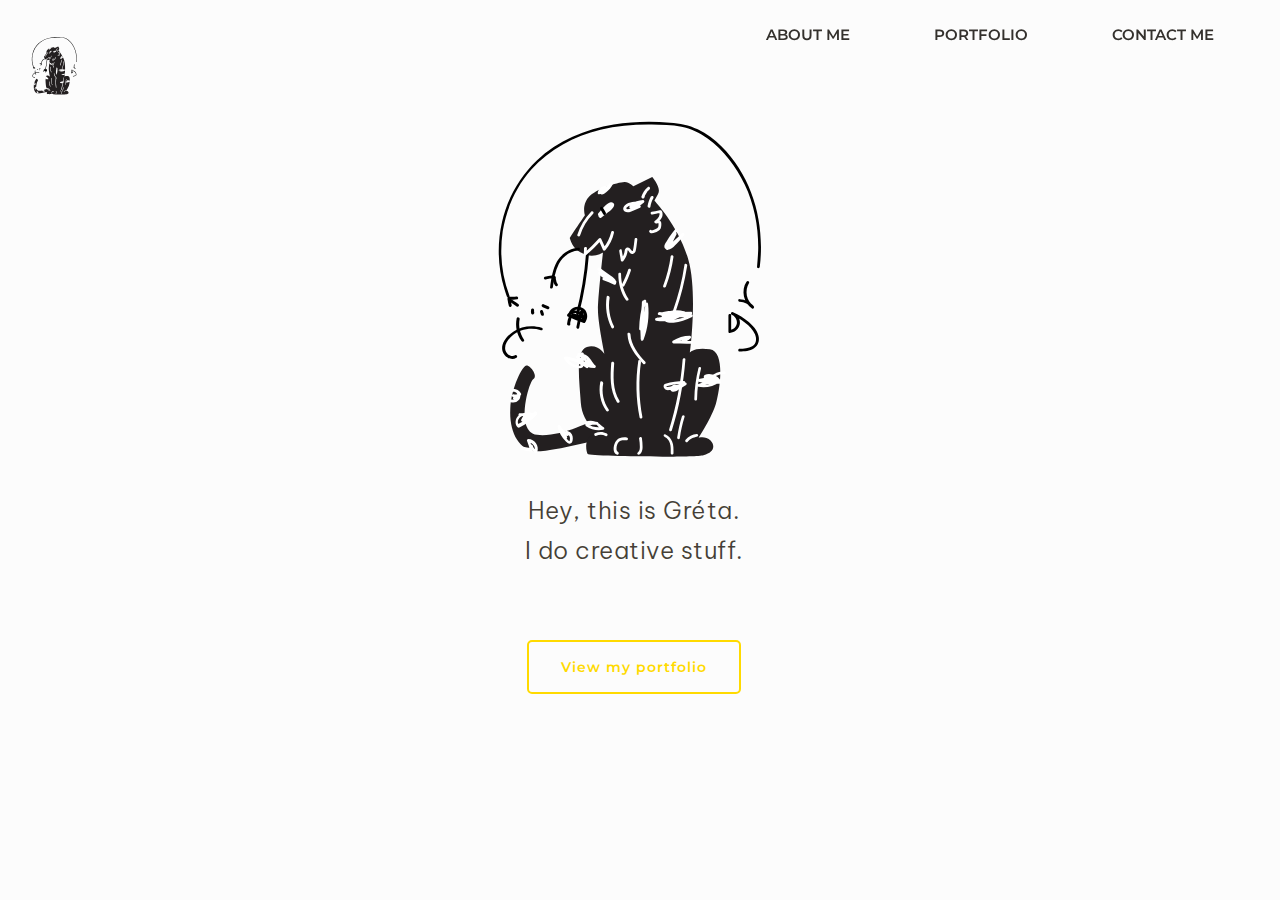
<file: index.html>
<!DOCTYPE html>
<html>
<head>
  <meta charset="utf-8" http-equiv="X-UA-Compatible" content="IE=9;IE=10;IE=11;IE=Edge,chrome=1"/>
  <meta name="viewport" content="width=device-width, initial-scale=1.0, maximum-scale=1.0, user-scalable=no">
  <!--Stylesheets -->
  <link rel="stylesheet" href="css/style.css"/>
  <link rel="stylesheet" href="css/animate.css"/>
  <!-- Fonts -->
  <link href="https://fonts.googleapis.com/css?family=Poppins" rel="stylesheet">
  <link href="https://fonts.googleapis.com/css?family=Montserrat" rel="stylesheet">
  <link href="https://fonts.googleapis.com/css?family=Be+Vietnam&display=swap" rel="stylesheet">
  <link href="https://fonts.googleapis.com/css?family=Arvo&display=swap" rel="stylesheet">
  <link href="https://fonts.googleapis.com/css2?family=Montserrat:wght@600&display=swap" rel="stylesheet">
  <!-- Favicon -->
  <link rel="icon" href="./imgs/favicon_blink.ico" type="image/x-icon" />
  <title>This is Greta.</title>
</head>
<body>
  <div class="wrapper">
    <a href="index"><img class="logo" src="imgs/tgr-logo.svg"/></a>
  </div>
  <ul id="navBarMobile">
    <div class="container" onclick="myFunction(this)">
      <div class="bar1"></div>
      <div class="bar2"></div>
      <div class="bar3"></div>
    </div>
  </ul>

  <ul id="navBar">
    <li><a class="menulink" href="about">About Me</a></li>
    <li><a class="menulink" href="works">Portfolio</a></li>
    <li><a class="menulink" href="contact">Contact Me</a></li>
  </ul>
    <div class="element animated fadeIn">
      <div class="centered">
        <img src="imgs/tgr-logo.svg" width="350" />
        <h2 class="mainpage"> Hey, this is Gréta.<br/> I do creative stuff.</h2>
        <div class="element animated fadeIn">
          <form action="./works">
            <input type="submit" class="button" value="View my portfolio"  />
          </form>
        </div>
      </div>
    </div>

  <script>
  function myFunction(x) {
    x.classList.toggle("change");
  }
  </script>
</body>
</html>
</file>
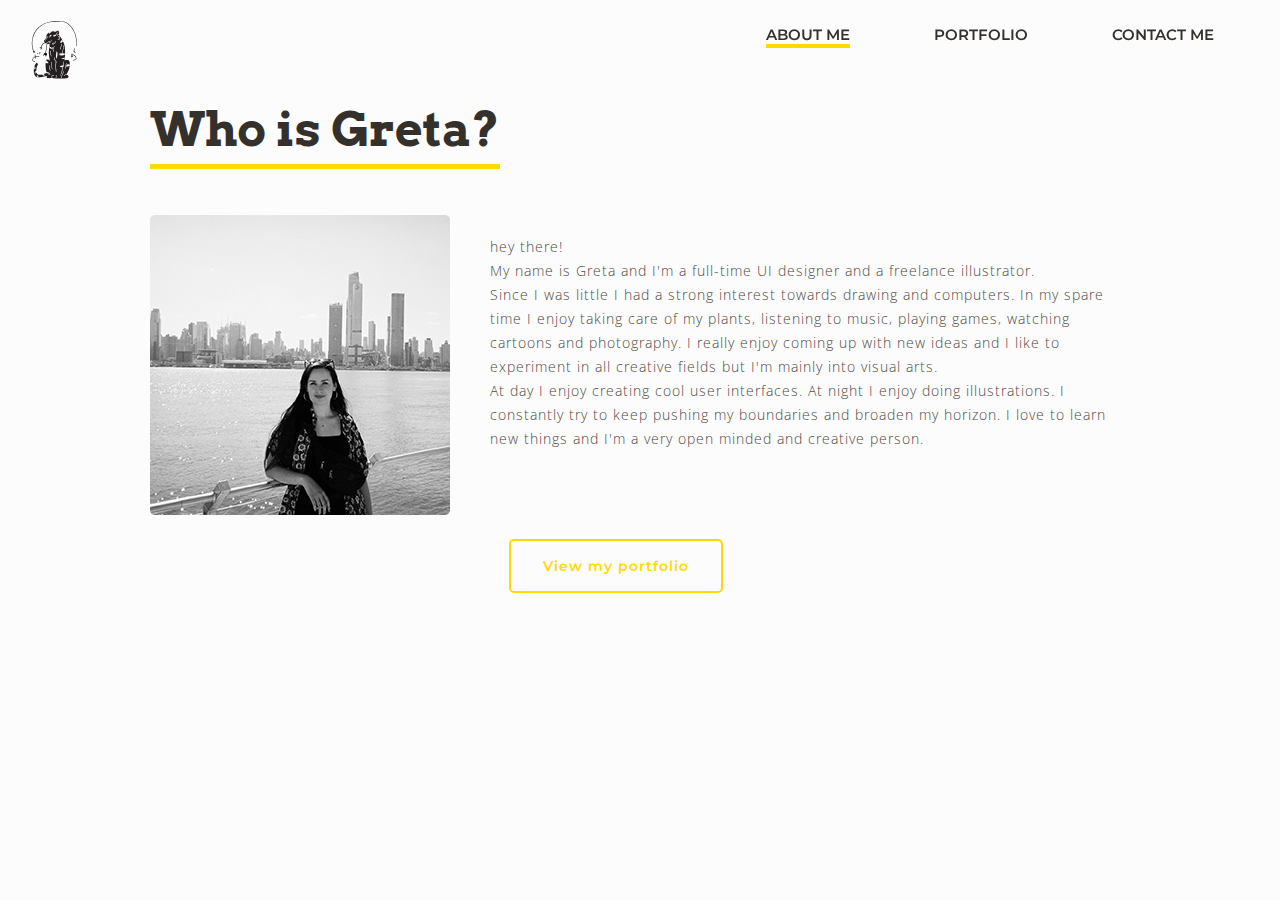
<file: about.html>
<!DOCTYPE html>
<html>
<head>
  <meta charset="utf-8">
  <meta name="viewport" content="width=device-width, initial-scale=1.0, maximum-scale=1.0, user-scalable=no">
  <!-- Stylesheets -->
  <link rel="stylesheet" href="css/style.css"/>
  <link rel="stylesheet" href="css/animate.css"/>
  <!--Fonts -->
  <link href="https://fonts.googleapis.com/css?family=Source+Sans+Pro" rel="stylesheet">
  <link href="https://fonts.googleapis.com/css?family=Montserrat" rel="stylesheet">
  <link href="https://fonts.googleapis.com/css?family=Be+Vietnam&display=swap" rel="stylesheet">
  <link href="https://fonts.googleapis.com/css?family=Arvo&display=swap" rel="stylesheet">
  <link href="https://fonts.googleapis.com/css?family=Open+Sans&display=swap" rel="stylesheet">
  <link href="https://fonts.googleapis.com/css2?family=Montserrat:wght@600&display=swap" rel="stylesheet">
  <!-- Favicon -->
  <link rel="icon" href="./imgs/favicon_blink.ico" type="image/x-icon" />
  <title>About Greta</title>
</head>
<body>
  <div class="wrapper">
    <a href="index"><img class="logo" src="imgs/tgr-logo.svg"/></a>
  </div>
  <ul id="navBar">
    <li><div class="active"><a class="menulink" href="about">About Me</a></div></li>
    <li><a class="menulink" href="works">Portfolio</a></li>
    <li><a class="menulink" href="contact">Contact Me</a></li>
  </ul>
  <div class="about">
    <div class="element animated fadeInDown">
      <h1 class="about">Who is Greta?</h1>
    </div>
    <div class="element animated fadeInDown">
      <div class="circular"></div>
      <p>
        hey there! <br/>
        My name is Greta and I'm a full-time UI designer and a freelance illustrator.
        <br/>
        Since I was little I had a strong interest towards drawing and computers.
        In my spare time I enjoy taking care of my plants, listening to music,
        playing games, watching cartoons and photography. I really enjoy coming
         up with new ideas and I like to experiment in all creative
        fields but I'm mainly into visual arts.
        <br/>At day I enjoy creating cool user interfaces. At night I enjoy
         doing illustrations.
          I constantly try to keep pushing my boundaries and broaden my horizon.
           I love to learn new things and I'm a very open minded and creative person.<br/>
        <br/>
      </p>
      <div class="element animated fadeInDown">
        <form class="about" action="./works">
          <input type="submit" class="button" value="View my portfolio"  />
        </form>
      </div>
    </div>
  </div>
</body>
</html>
</file>
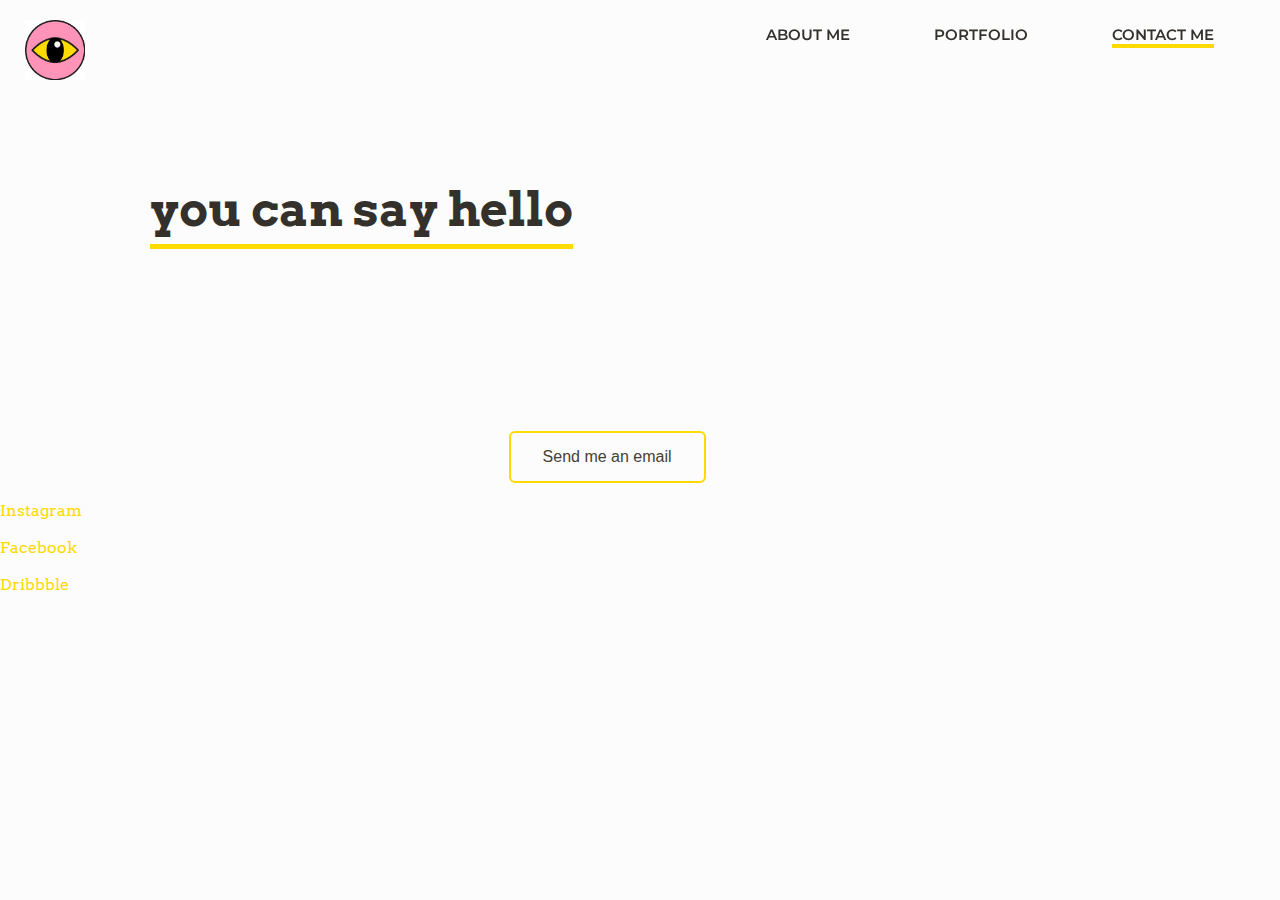
<file: contact.html>
<!DOCTYPE html>
<html>
<head>
  <meta charset="utf-8"/>
  <meta name="viewport" content="width=device-width, initial-scale=1.0, maximum-scale=1.0, user-scalable=no">
  <link rel="stylesheet" href="css/style.css"/>
  <link rel="stylesheet" href="css/animate.css"/>
  <!--Fonts -->
  <link href="https://fonts.googleapis.com/css?family=Source+Sans+Pro" rel="stylesheet">
  <link href="https://fonts.googleapis.com/css?family=Montserrat" rel="stylesheet">
  <link href="https://fonts.googleapis.com/css?family=Be+Vietnam&display=swap" rel="stylesheet">
  <link href="https://fonts.googleapis.com/css?family=Arvo&display=swap" rel="stylesheet">
  <link rel="icon" href="./imgs/favicon_blink.ico" type="image/x-icon" />
  <title>Say Hello!</title>
</head>
<body>
  <div class="wrapper">
    <a href="index"><img class="logo" src="imgs/eye_blinky.gif"/></a>
  </div>
  <ul id="navBar">
    <li><a class="menulink" href="about">About Me</a></li>
    <li><a class="menulink" href="works">Portfolio</a></li>
    <li><div class="active"><a class="menulink" href="contact">Contact Me</a></div></li>
  </ul>
  <div class="about">
    <div class="element animated fadeInDown">
      <h1 class="contact">you can say hello</h1>
    </div>
  </div>
  <div class="fourth">
    <div class="element animated fadeInDown">
      <div class="element animated fadeInDown">
        <form action="mailto:migreti@gmail.com?Subject=Graphic%20design">
          <input type="submit" class="emailButton" value="Send me an email"  />
        </form>
      </div>
      <br/>
      <div class="element animated fadeInUp">
        <a class="socials" href="https://www.instagram.com/grayteeh/" target="_blank">Instagram</a><br/><br/>
        <a class="socials" href="https://www.facebook.com/gray.tee.graph" target="_blank">Facebook</a><br/><br/>
        <a class="socials" href="https://www.dribbble.com/migreti" target="_blank">Dribbble</a><br/>
      </div>
    </div>
  </div>
</body>
</html>
</file>
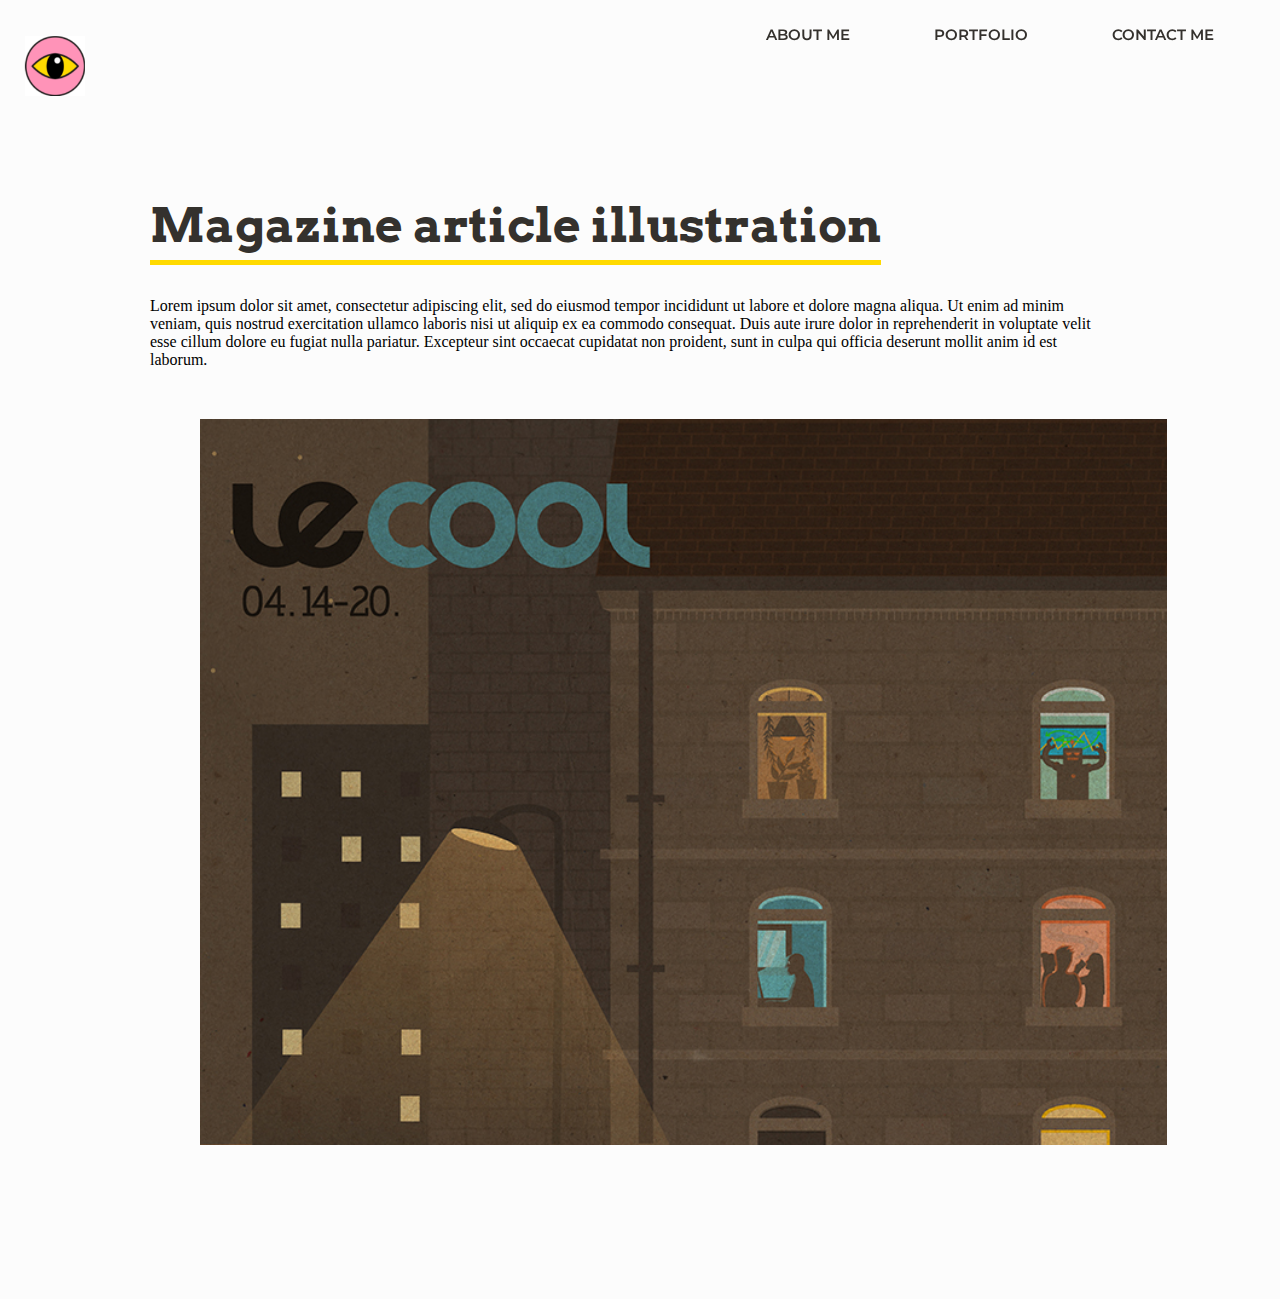
<file: project_1.html>
<!DOCTYPE html>
<html>
<head>
  <meta charset="utf-8" http-equiv="X-UA-Compatible" content="IE=9;IE=10;IE=11;IE=Edge,chrome=1"/>
  <meta name="viewport" content="width=device-width, initial-scale=1.0, maximum-scale=1.0, user-scalable=no">
  <!--Stylesheets -->
  <link rel="stylesheet" href="css/style.css"/>
  <link rel="stylesheet" href="css/animate.css"/>
  <!-- Fonts -->
  <link href="https://fonts.googleapis.com/css?family=Poppins" rel="stylesheet">
  <link href="https://fonts.googleapis.com/css?family=Montserrat" rel="stylesheet">
  <link href="https://fonts.googleapis.com/css?family=Be+Vietnam&display=swap" rel="stylesheet">
  <link href="https://fonts.googleapis.com/css?family=Arvo&display=swap" rel="stylesheet">
  <!-- Favicon -->
  <link rel="icon" href="./imgs/favicon_blink.ico" type="image/x-icon" />
  <title>This is Greta.</title>
</head>
<body>
  <div class="wrapper">
    <a href="index"><img class="logo" src="imgs/eye_blinky.gif"/></a>
  </div>
  <ul id="navBarMobile">
    <div class="container" onclick="myFunction(this)">
      <div class="bar1"></div>
      <div class="bar2"></div>
      <div class="bar3"></div>
    </div>
  </ul>

  <ul id="navBar">
    <li><a class="menulink" href="about">About Me</a></li>
    <li><a class="menulink" href="works">Portfolio</a></li>
    <li><a class="menulink" href="contact">Contact Me</a></li>
  </ul>
  <div class="about">
    <h1>Magazine article illustration</h1>
<div class="desc">Lorem ipsum dolor sit amet, consectetur adipiscing elit, sed
  do eiusmod tempor incididunt ut labore et dolore magna aliqua. Ut enim ad
  minim veniam, quis nostrud exercitation ullamco laboris nisi ut aliquip ex ea
   commodo consequat. Duis aute irure dolor in reprehenderit in voluptate velit
    esse cillum dolore eu fugiat nulla pariatur. Excepteur sint occaecat
     cupidatat non proident, sunt in culpa qui officia deserunt
      mollit anim id est laborum.</div>
<img class="project_img" src="imgs/lecool_cover.jpg" alt="Image" />

  </div>
  <script>
  function myFunction(x) {
    x.classList.toggle("change");
  }
  </script>
</body>
</html>
</file>
<file: css/style.css>
html {
  min-height: 100%;
  -webkit-tap-highlight-color: rgba(255, 148, 184, 0.5);
}

body {
  margin: 0;
  min-height:100%;
  width: 99%;
  padding-top: 0px;
  background: rgba(252, 252, 252, 1);
  cursor: url('../imgs/smiley-cursor.png'), auto;
}

div.centered {
  text-align: center;
  padding-top: 100px;
  padding-bottom: 100px;
}

div.about{
  padding-left: 150px;
  padding-right: 150px;
  padding-top: 100px;
  padding-bottom: 100px;
}

/* navigation bar */

#navBar {
  position: fixed;
  top: -20px;
  left: 0px;
  right: 0px;
  width: 98%;
  z-index: 900;
  list-style:none;
  align-content: right;
  background-color: rgba(252, 252, 252, 0.6);
  color: #34312D;
  padding-top: 30px;
  padding-bottom: 30px;
  padding-left: 40px;
  padding-right: 40px;
  text-align: right;
  font-family: 'Montserrat', sans-serif;
  font-weight: 600;
  font-size: 15px;
}

#navBar a {
  color: #34312D;
  padding-bottom: 100px;
}

#navBar ul {
  padding-right: -100px;
}

#navBar li {
  color: #34312D;;
  display: inline;
  padding-right: 80px;
  text-transform: uppercase;
}

#navBar li > div.active {
  display: inline;
  color: #ffda00;
  border-bottom: 4px solid #ffda00;

}

#navBar a.menulink:hover {
  padding-top: 20px;
  padding-bottom: 20px;
  color: #ffda00;
  //color: rgba(0, 0, 0, 1); important!;
  -webkit-animation-name: example; /* Chrome, Safari, Opera */
  -webkit-animation-duration: 0.1s; /* Chrome, Safari, Opera */
  animation-name: example ;
  animation-duration: 0.1s;
  font-family: 'Montserrat', sans-serif;
}

#navBar a.menulink:active {
  color: #ffda00;
}

a.menulink:link {
  text-decoration: none;
}

a.menulink:visited {
  color: rgba(0, 0, 0, 0);
}

/*************************/
/* logo */

img.logo {
  float: left;
  height: 60px;
}

.wrapper {
  z-index: 999;
  position: fixed;
  padding-left: 25px;
  padding-top: 20px;
  width: 45px;
}

/*************************/
/* main div elements */

.project_img {
  width: 100%;
  padding: 50px;
}

a {
  cursor: url('../imgs/view-cursor.png'), auto;
}


*:focus {
  outline: 0 !important;
}

.boxtext{
  padding: 5px;
  text-align: center;
}

.bg-blur {
  height: 50px;
  width: 50px;
  position: absolute;
  left: 50%;
  top: 50%;
  margin-left: -290px;
  margin-top: -290px;
  z-index: 0;
}

.pic {
  align: center;
}

#show-me {
  visibility: hidden;
  opacity: 0.0;
  position: relative;
}

/*************************/
/* text formatting */

mark {
  background-color: #ffda00;
  color: #34312D;
  padding-left: 20px;
  padding-right: 5px;
  padding-bottom: 20px;
  padding-top: 20px;
}

h1 {
  display:inline-block;
  margin-top: 0px;
  padding-left: 0px;
  padding-top: 0px;
  align-items: center;
  color: #34312D;
  font-family: 'Arvo', serif;
  font-weight: bold;
  font-size: 48px;
  text-align: center;
  padding-top: 80px;
  padding-bottom: 5px;
  border-bottom: 5px solid #ffda00;
}

.hero {
  font-size: 72px;
  padding-top: 120px;
  padding-bottom: 0px;
  font-weight: 700;
  align-content: center;
  -webkit-animation-name: main; /* Safari 4.0 - 8.0 */
  -webkit-animation-duration: 4s; /* Safari 4.0 - 8.0 */
  animation-name: main;
  animation-duration: 2s;
}

h1.works {
  padding-left: 0px;
  color: #ffda00;
  color: #34312D;
  font-family: 'Arvo', serif;
  font-size: 48px;
  font-weight: bold;
  text-align: center;
  padding-top: 20px;
}

h1.about {
  font-size: 48px;
  padding-top: 0px;
  font-weight: 700;
  text-align: left;
}

p {
  padding-top: 20px;
  color: #4F483F;
  padding-left: 20px;
  font-family: 'Open Sans', sans-serif;
  font-size: 14px;
  line-height: 24px;
  letter-spacing: 1px;
  text-align: left;
  font-weight: 300;
}

h2.mainpage {
  padding-left: 0px;
  padding-top: 0px;
  color: #453F36;
  font-family: 'Be Vietnam', sans-serif;
  font-size:24px;
  font-weight: 300;
  letter-spacing: 0.5px;
  line-height: 40px;
  text-align: center;
}

h2.rotated {
  padding-left: 0px;
  padding-top: 0px;
  color: #453F36;
  /*font-family: 'Poppins', sans-serif;*/
  font-family: 'Arvo', serif;
  font-size:24px;
  letter-spacing: 0.5px;
  line-height: 40px;
  text-align: center;
  /* Safari */
  -webkit-transform: rotate(90deg);
  /* Firefox */
  -moz-transform: rotate(90deg);
  /* IE */
  -ms-transform: rotate(90deg);
  /* Opera */
  -o-transform: rotate(90deg);
  /* Internet Explorer */
  filter: progid:DXImageTransform.Microsoft.BasicImage(rotation=3);
}

.contact {
  padding-left: 0;
  margin-left: 0;
}

.typo {
  padding-top: 70px;
}

h3 {
  text-align: center;
  font-size: 18px;
  color: #34312D;
  /*font-family: 'Poppins', sans-serif;*/
  ont-family: 'Arvo', serif;
}

h4 {
  text-align: center;
  margin-left: 40px;
  padding-top: 10px;
  font-size:300%;
  color: #453F36;
  /*font-family: 'Montserrat', sans-serif;*/
  font-family: 'Arvo', serif;
}

a.socials {
  color: #ffda00;
  text-decoration: none;
  font-size: 16px;
  /*font-family: 'Poppins', sans-serif;*/
  font-family: 'Arvo', serif;
}

a.socials:hover {
  color: #34312D;
  text-decoration: none;
  font-size: 16px;
  /*font-family: 'Poppins', sans-serif;*/
  font-family: 'Arvo', serif;
}

/*************************/
/* form elements */

form {
  margin: 0 auto;
  width:250px;
  padding-top: 50px;
}

input[type="submit"]{
  -webkit-appearance: none;
  -moz-appearance: none;
}

/* buttons */

.button {
  background: rgba(252, 252, 252, 0);
  transition: all .5s ease-out;
  color: #ffda00;
  border: 2px solid #ffda00;
  border-radius: 5px;
  padding: 16px 32px;
  font-family: 'Montserrat', sans-serif;
  font-weight: 600;
  letter-spacing: 1px;
  text-align: center;
  text-decoration: none;
  font-size: 14px;
  margin: 0 auto;
  -webkit-transition-duration: 0.1s;
  transition-duration: 0.1s;
  cursor: url('../imgs/view-cursor.png'), auto;

}

.button:hover {
  border: 2px solid #34312D;
  background-color: #34312D;
  color: rgba(252, 252, 252, 1);
}

.indexButton {
  color: #453F36;
  border: 2px solid #ffda00;
  background: rgba(252, 252, 252, 0);
  border-radius: 6px;
  padding: 15px 32px;
  text-align: center;
  text-decoration: none;
  font-size: 16px;
  cursor: pointer;
  margin: 0 auto;
  -webkit-transition-duration: 0.2s; /* Safari */
  transition-duration: 0.2s;
}

.indexButton:hover {
  color: #ffda00;
  border: 2px dotted rgba(255, 255, 255, 1);
}

input.emailButton {
  font-size: 100%;
  color: #453F36;
  border: 2px solid #ffda00;
  background: rgba(252, 252, 252, 0);
  border-radius: 6px;
  padding: 15px 32px;
  text-align: center;
  text-decoration: none;
  font-size: 16px;
  cursor: pointer;
  margin: 0 auto;
  -webkit-transition-duration: 0.2s; /* Safari */
  transition-duration: 0.2s;
  font-size: 16px;
  /*font-family: 'Poppins', sans-serif;*/
}

.emailButton:hover {
  color: #ffda00;
  border: 2px dotted rgba(255, 255, 255, 1);
}

::selection {
  background: #ff94b8;
}
::-moz-selection {
  background: #ff94b8;
}

/*************************/
/* image */

.circular {
  margin-right: 40px;
  margin-bottom: 20px;
  float: left;
  width: 300px;
  height: 300px;
  border-radius: 5px;
  -webkit-border-radius: 5px;
  -moz-border-radius: 5px;
  /*background: url(../imgs/portrait.jpg) no-repeat;*/
  background: url(../imgs/about-me.png) no-repeat;
  filter: gray; /* For IE6-9 */
  filter: grayscale(1); /* For Microsoft Edge and Firefox 35+ */
  -webkit-filter: grayscale(1); /* For Google Chrome, Safari 6+ & Opera 15+ */
}

.circular:hover {
  filter: none;
  -webkit-filter: none;
}

/*************************/
/*  animaton  */

@keyframes main {
  0%   {color:#ffda00; left:0px; top:0px;}
  100% {color:#34312D; left:200px; top:0px;}
}

@keyframes animation {
  to {
    fill: #ffda00;
  }
}

@-webkit-keyframes animation {
  to {
    fill: #ffda00;
  }
}

@-moz-keyframes animation {
  to {
    fill: #ffda00;
  }
}

@-ms-keyframes animation {
  to {
    fill: #ffda00;
  }
}

@-o-keyframes animation {
  to {
    fill: #ffda00;
  }
}

/* text animation */

/* Chrome, Safari, Opera */
@-webkit-keyframes example {
  0% {color: #ffda00);}
  100% {color: rgba(0, 0, 0, 1);}
}

/* Standard syntax */
@keyframes example {
  0% {color: #ffda00;}
  100% {color: rgba(0, 0, 0, 1);}
}

#textwrapper {
  padding: 0;
  display: inline-block;
}

#textwrapper .text {
  position:relative;
  visibility:hidden;
  text-align: center;
  color: #ffda00;
  padding: 0;
  /*font-family: 'Pontano Sans', sans-serif;*/
  font-family: 'Arvo', serif;
}

#textwrapper:hover .text {
  visibility:visible;
}


div.about a.menulink:hover {
  color: rgba(255, 255, 255, 0.5);
}

.logoPic {
  text-align: right;
  width: 100%;
  bottom: 0px;
  margin:0 auto;
  min-height: 100% !important;
}

.picture {
  text-align: center;
  width: 100%;
  margin-top: 20px;
}

.picture img {
  border-radius: 15px;
  height: 600px;
  align: center;
}

/*************************/
/* thumbnails */

div.thumbnail {
  display: inline-block;
  text-align: center;
  position: relative;
  width: 280px;
  height: 280px;
  overflow: hidden;
  margin: -2px -2px -2px -2px;
}
div.thumbnail img {
  position: absolute;
  left: 50%;
  top: 50%;
  height: 100%;
  width: auto;
  overflow: hidden;
  -webkit-transform: translate(-50%,-50%);
  -ms-transform: translate(-50%,-50%);
  transform: translate(-50%,-50%);
}

div.thumbnail img.portrait {
  width: 100%;
  height: auto;
}

div.thumbnail .text {
  width: 280px;
  height: 280px;
  position:relative;
  bottom: 20px;
  left:0px;
  background-color: #ffda00;
  visibility:hidden;
  color: #34312D;
  /*font-family: 'Poppins', sans-serif;*/
  font-family: 'Arvo', serif;
  font-size: 18px;
  padding: 0px;
  padding-top: 130px;
  text-align: center;
  font-weight: 500;
}

div.thumbnail:hover .text {
  visibility:visible;
}


/*************************/
/*********TABLET**********/

@media screen and (max-width: 1024px) and (min-width: 600px) {

}
/*************************/
/*******SMARTPHONE********/
@media screen and (max-width: 600px) and (min-width: 0px) {



}
</file>
